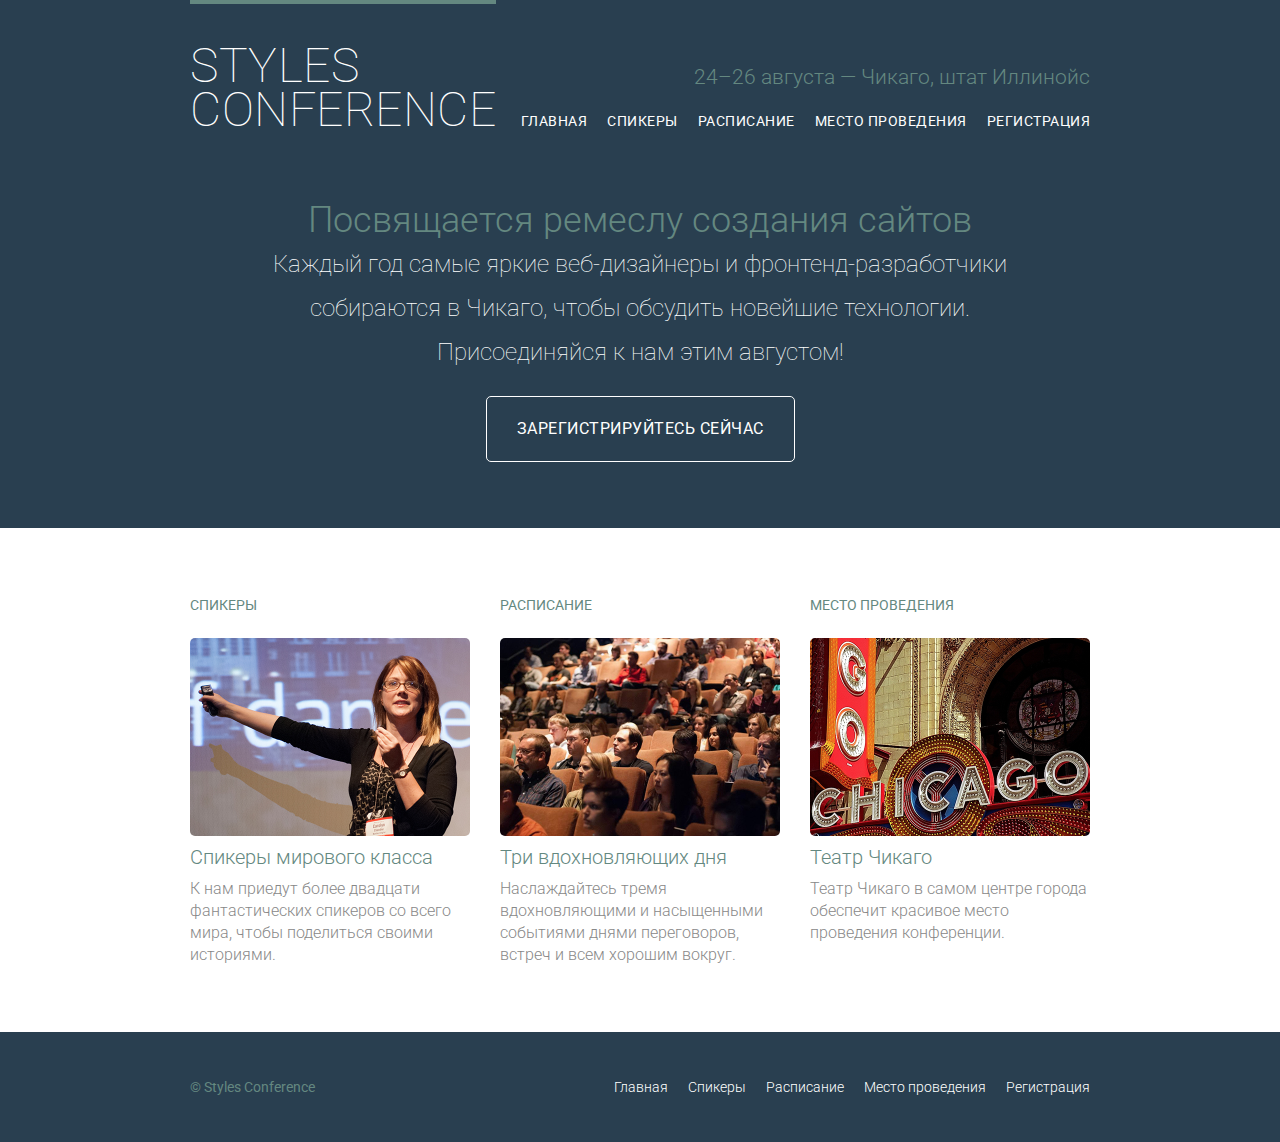
<file: index.html>
﻿<!DOCTYPE html>
<html lang="ru">
<head>
  <meta charset="utf-8">
  <title>Styles Conference</title>
  <link rel="stylesheet" href="assets/stylesheets/main.css">
  <link rel="stylesheet" href="https://fonts.googleapis.com/css?family=Roboto:400,300,100&subset=cyrillic,latin">
</head>
<body>

  <header class="container group primary-header">
    <h1 class="logo">
      <a href="index.html">Styles <br> Conference</a>
    </h1>
	
    <h3 class="tagline">24&ndash;26 августа &mdash; Чикаго, штат Иллинойс</h3>
    
	<nav class="nav primary-nav">
		<ul>
      <li><a href="index.html">Главная</a></li><!--
      --><li><a href="speakers.html">Спикеры</a></li><!--
      --><li><a href="schedule.html">Расписание</a></li><!--
      --><li><a href="venue.html">Место проведения</a></li><!--
      --><li><a href="register.html">Регистрация</a></li>
		</ul>
    </nav>
  </header>
  
  <section class="hero container">
    <h2>Посвящается ремеслу создания сайтов</h2>
    <p>Каждый год самые яркие веб-дизайнеры и фронтенд-разработчики собираются в Чикаго, 
       чтобы обсудить новейшие технологии. Присоединяйся к нам этим августом!</p>
	   
    <a class="btn btn-alt" href="register.html">Зарегистрируйтесь сейчас</a>
  </section>
  
    <section class="row">
	<div class="grid">

      <!-- Спикеры -->

      <section class="teaser col-1-3">
		<a href="speakers.html">
		<h5>Спикеры</h5>	
          <img src="assets/images/home/speakers.jpg" alt="Професииональные спикеры">
          <h3 class="h-test">Спикеры мирового класса</h3>
		</a>
        <p>К нам приедут более двадцати фантастических спикеров со всего мира, чтобы поделиться своими историями.</p>
      </section><!--

      Расписание

      --><section class="teaser col-1-3">
	  <a href="schedule.html">
		<h5>Расписание</h5>
          <img src="assets/images/home/schedule.jpg" alt="Schedule">
          <h3 class="h-test">Три вдохновляющих дня</h3>
	  </a>
        <p>Наслаждайтесь тремя вдохновляющими и насыщенными событиями днями переговоров, встреч и всем хорошим вокруг.</p>
      </section><!--

      Место проведения

      --><section class="teaser col-1-3">
	    <a href="venue.html">
		<h5>Место проведения</h5>
          <img src="assets/images/home/venue.jpg" alt="Venue">
          <h3 class="h-test">Театр Чикаго</h3>
		</a>
        <p>Театр Чикаго в самом центре города обеспечит красивое место проведения конференции.</p>
      </section>

    </div>
	</section>
  
  <footer class="primary-footer container group">
    <small>&copy; Styles Conference</small>
    <nav class="nav">
		<ul>
      <li><a href="index.html">Главная</a></li><!--
      --><li><a href="speakers.html">Спикеры</a></li><!--
      --><li><a href="schedule.html">Расписание</a></li><!--
      --><li><a href="venue.html">Место проведения</a></li><!--
      --><li><a href="register.html">Регистрация</a></li>
		</ul>
    </nav>
  </footer>
	 
</body>
</html>
</file>
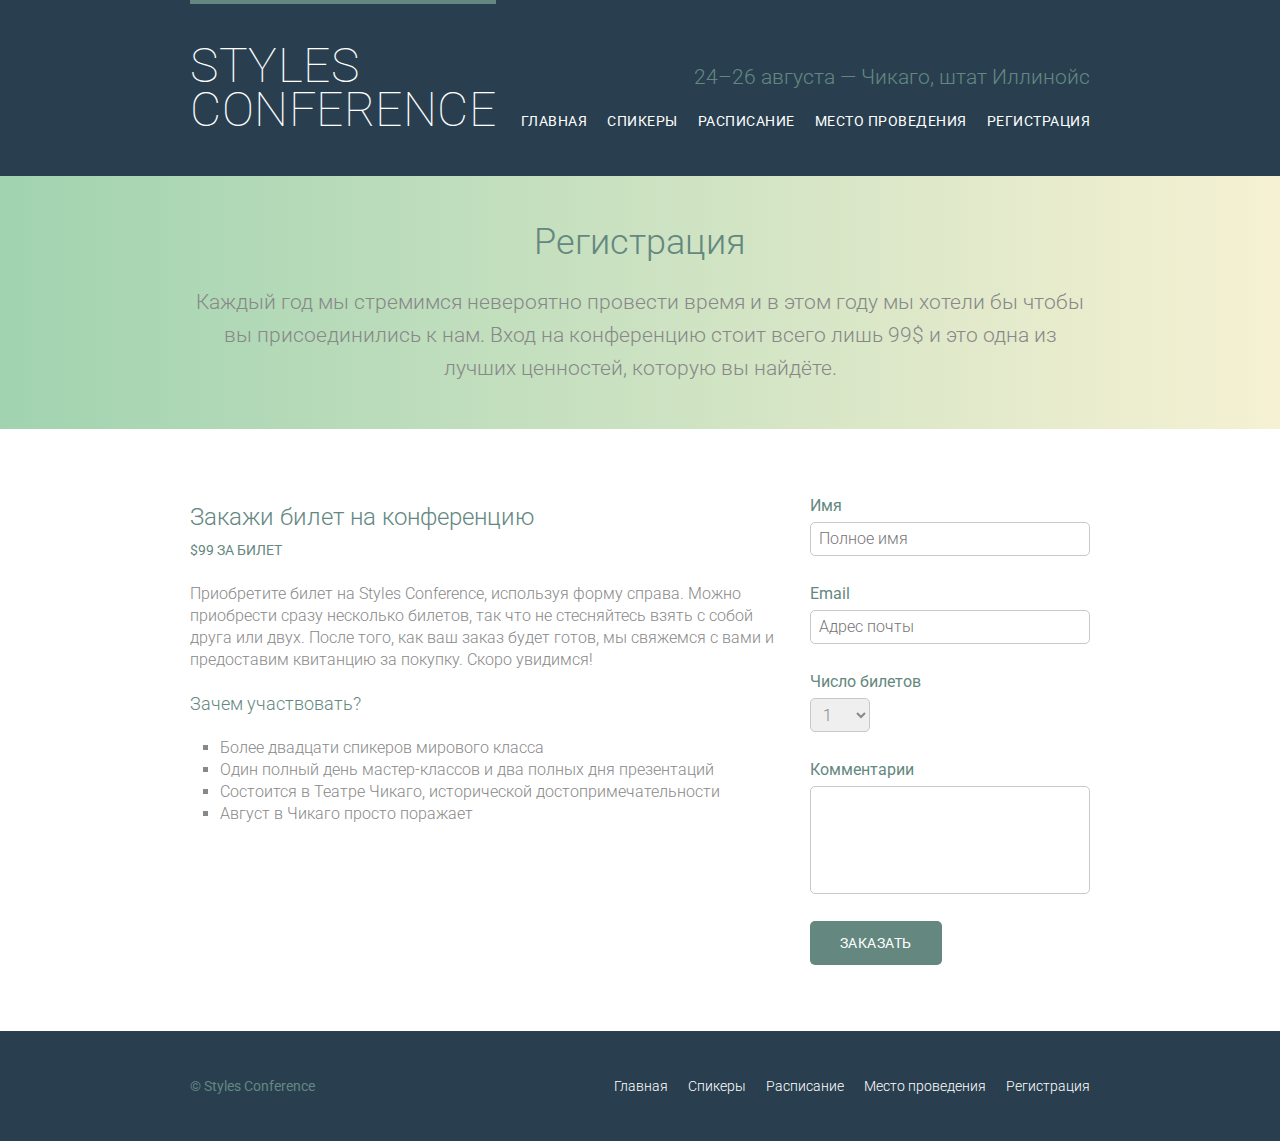
<file: register.html>
﻿<!DOCTYPE html>
<html lang="ru">
<head>
  <meta charset="utf-8">
  <title>Styles Conference</title>
  <link rel="stylesheet" href="assets/stylesheets/main.css">
  <link rel="stylesheet" href="https://fonts.googleapis.com/css?family=Roboto:400,300,100&subset=cyrillic,latin">
</head>
<body>

  <header class="primary-header container group">
    <h1 class="logo">
      <a href="index.html">Styles <br> Conference</a>
    </h1>
	
    <h3 class="tagline">24&ndash;26 августа &mdash; Чикаго, штат Иллинойс</h3>
	
	<nav class="nav primary-nav">
		<ul>
      <li><a href="index.html">Главная</a></li><!--
      --><li><a href="speakers.html">Спикеры</a></li><!--
      --><li><a href="schedule.html">Расписание</a></li><!--
      --><li><a href="venue.html">Место проведения</a></li><!--
      --><li><a href="register.html">Регистрация</a></li>
		</ul>
    </nav>
  </header>

  <section class="row-alt">
	<div class="lead container">
      <h1>Регистрация</h1>
	  <p>Каждый год мы стремимся невероятно провести время и в этом году мы 
	     хотели бы чтобы вы присоединились к нам. Вход на конференцию стоит 
		 всего лишь 99$ и это одна из лучших ценностей, которую вы найдёте.</p>
	</div>
	</section>
   <section class="row">
	<div class="grid">

    <section class="col-2-3">
        <h2>Закажи билет на конференцию</h2>
		<h5>$99 за билет</h5>

		<p>Приобретите билет на Styles Conference, используя форму справа. 
		Можно приобрести сразу несколько билетов, так что не стесняйтесь взять 
		с собой друга или двух. После того, как ваш заказ будет готов, мы 
		свяжемся с вами и предоставим квитанцию за покупку. Скоро увидимся!</p>
 
		<h4>Зачем участвовать?</h4>
 
		<ul class="why-attend">
			<li>Более двадцати спикеров мирового класса</li>
			<li>Один полный день мастер-классов и два полных дня презентаций</li>
			<li>Состоится в Театре Чикаго, исторической достопримечательности</li>
			<li>Август в Чикаго просто поражает</li>
		</ul>

    </section><!--

    --><form class="col-1-3" action="#" method="post">

  <fieldset class="register-group">
 
    <label>
      Имя
      <input type="text" name="name" placeholder="Полное имя" required>
    </label>

    <label>
      Email
      <input type="email" name="email" placeholder="Адрес почты" required>
    </label>

    <label>
      Число билетов
      <select name="quantity" required>
        <option value="1" selected>1</option>
        <option value="2">2</option>
        <option value="3">3</option>
        <option value="4">4</option>
        <option value="5">5</option>
      </select>
    </label>

    <label>
      Комментарии
      <textarea name="comments"></textarea>
    </label>

  </fieldset>
 
  <input class="btn btn-default" type="submit" name="submit" value="Заказать">
 
</form>

	</div>
  </section>
  <footer class="primary-footer container group">
    <small>&copy; Styles Conference</small>
    <nav class="nav">
		<ul>
      <li><a href="index.html">Главная</a></li><!--
      --><li><a href="speakers.html">Спикеры</a></li><!--
      --><li><a href="schedule.html">Расписание</a></li><!--
      --><li><a href="venue.html">Место проведения</a></li><!--
      --><li><a href="register.html">Регистрация</a></li>
		</ul>
    </nav>
  </footer>
	 
</body>
</html>
</file>
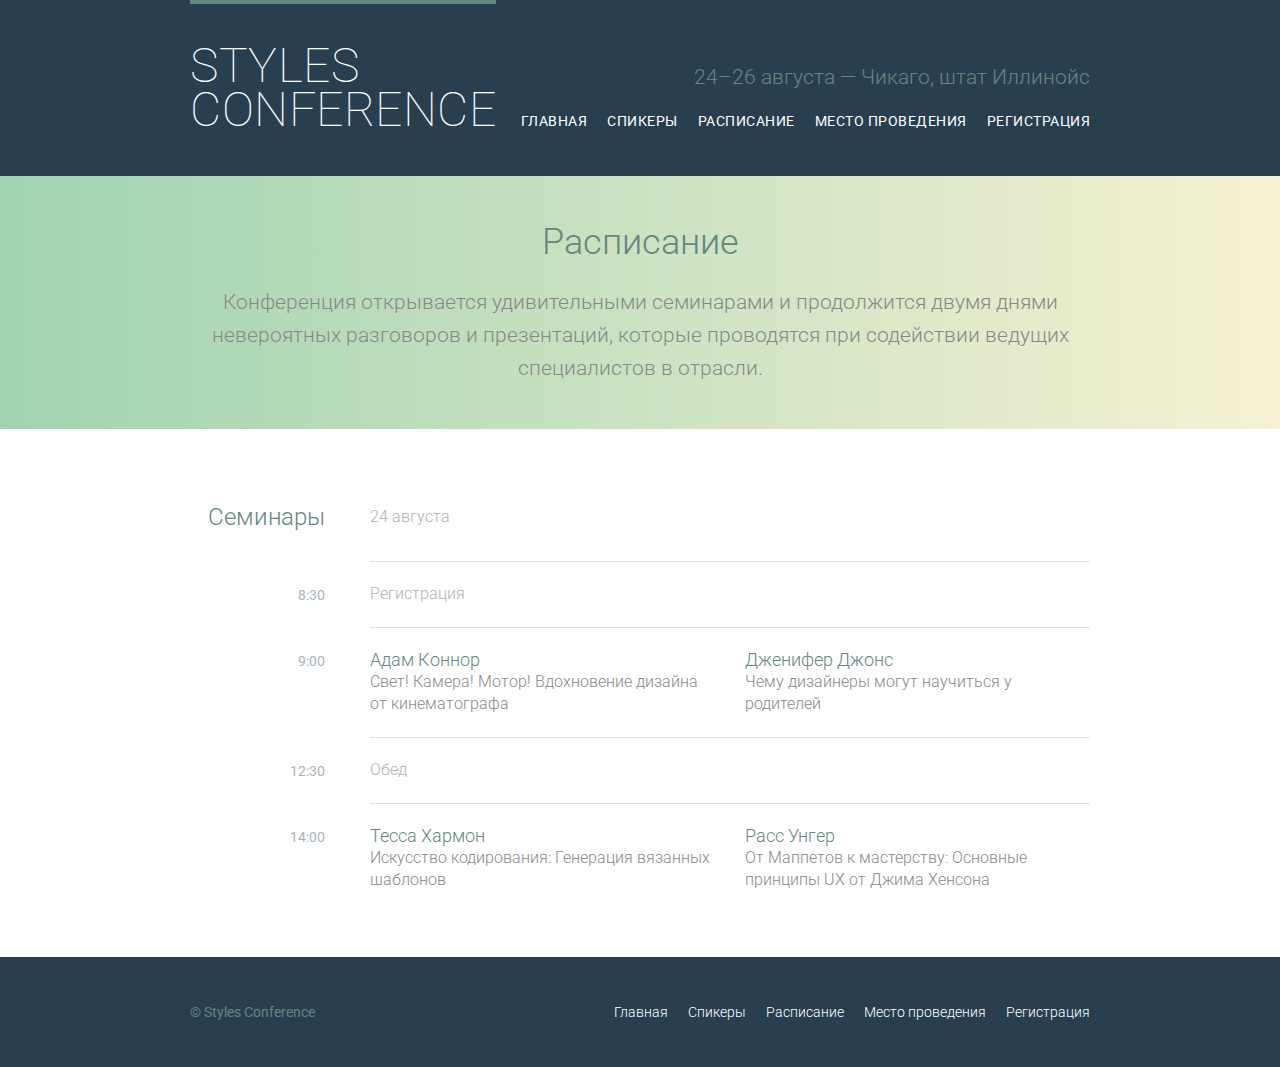
<file: schedule.html>
﻿<!DOCTYPE html>
<html lang="ru">
<head>
  <meta charset="utf-8">
  <title>Styles Conference</title>
  <link rel="stylesheet" href="assets/stylesheets/main.css">
  <link rel="stylesheet" href="https://fonts.googleapis.com/css?family=Roboto:400,300,100&subset=cyrillic,latin">
</head>
<body>

  <header class="primary-header container group">
    <h1 class="logo">
      <a href="index.html">Styles <br> Conference</a>
    </h1>
	
    <h3 class="tagline">24&ndash;26 августа &mdash; Чикаго, штат Иллинойс</h3>
	
	<nav class="nav primary-nav">
		<ul>
      <li><a href="index.html">Главная</a></li><!--
      --><li><a href="speakers.html">Спикеры</a></li><!--
      --><li><a href="schedule.html">Расписание</a></li><!--
      --><li><a href="venue.html">Место проведения</a></li><!--
      --><li><a href="register.html">Регистрация</a></li>
		</ul>
    </nav>
  </header>

  <section class="row-alt">
	<div class="lead container">
      <h1>Расписание</h1>
	  <p>Конференция открывается удивительными семинарами и продолжится двумя днями 
	     невероятных разговоров и презентаций, которые проводятся при содействии ведущих 
		 специалистов в отрасли.</p>
	</div>
  </section>
  <section class="row">
  <div class="container">
<table>
  <thead>
    <tr>
      <th scope="row">
        Семинары
      </th>
      <td class="schedule-offset" colspan="2">
        24 августа
      </td>
    </tr>
  </thead>
  <tbody>
    <tr>
      <th scope="row">
        <time datetime="08:30:00">8:30</time>
      </th>
      <td class="schedule-offset" colspan="2">
        Регистрация
      </td>
    </tr>
    <tr>
      <th scope="row">
        <time datetime="09:00:00">9:00</time>
      </th>
      <td>
        <a href="speakers.html#adam-connor">
          <h4>Адам Коннор</h4>
          Свет! Камера! Мотор! Вдохновение дизайна от кинематографа
        </a>
      </td>
      <td>
        <a href="speakers.html#jennifer-jones">
          <h4>Дженифер Джонс</h4>
          Чему дизайнеры могут научиться у родителей
        </a>
      </td>
    </tr>
    <tr>
      <th scope="row">
        <time datetime="12:30:00">12:30</time>
      </th>
      <td class="schedule-offset" colspan="2">
        Обед
      </td>
    </tr>
    <tr>
      <th scope="row">
        <time datetime="14:00:00">14:00</time>
      </th>
      <td>
        <a href="speakers.html#tessa-harmon">
          <h4>Тесса Хармон</h4>
          Искусство кодирования: Генерация вязанных шаблонов
        </a>
      </td>
      <td>
        <a href="speakers.html#russ-unger">
          <h4>Расс Унгер</h4>
          От Маппетов к мастерству: Основные принципы UX от Джима Хенсона
        </a>
      </td>
    </tr>
  </tbody>
</table>
  </div>
  </section>
  <footer class="primary-footer container group">
    <small>&copy; Styles Conference</small>
    <nav class="nav">
		<ul>
      <li><a href="index.html">Главная</a></li><!--
      --><li><a href="speakers.html">Спикеры</a></li><!--
      --><li><a href="schedule.html">Расписание</a></li><!--
      --><li><a href="venue.html">Место проведения</a></li><!--
      --><li><a href="register.html">Регистрация</a></li>
		</ul>
    </nav>
  </footer>
	 
</body>
</html>
</file>
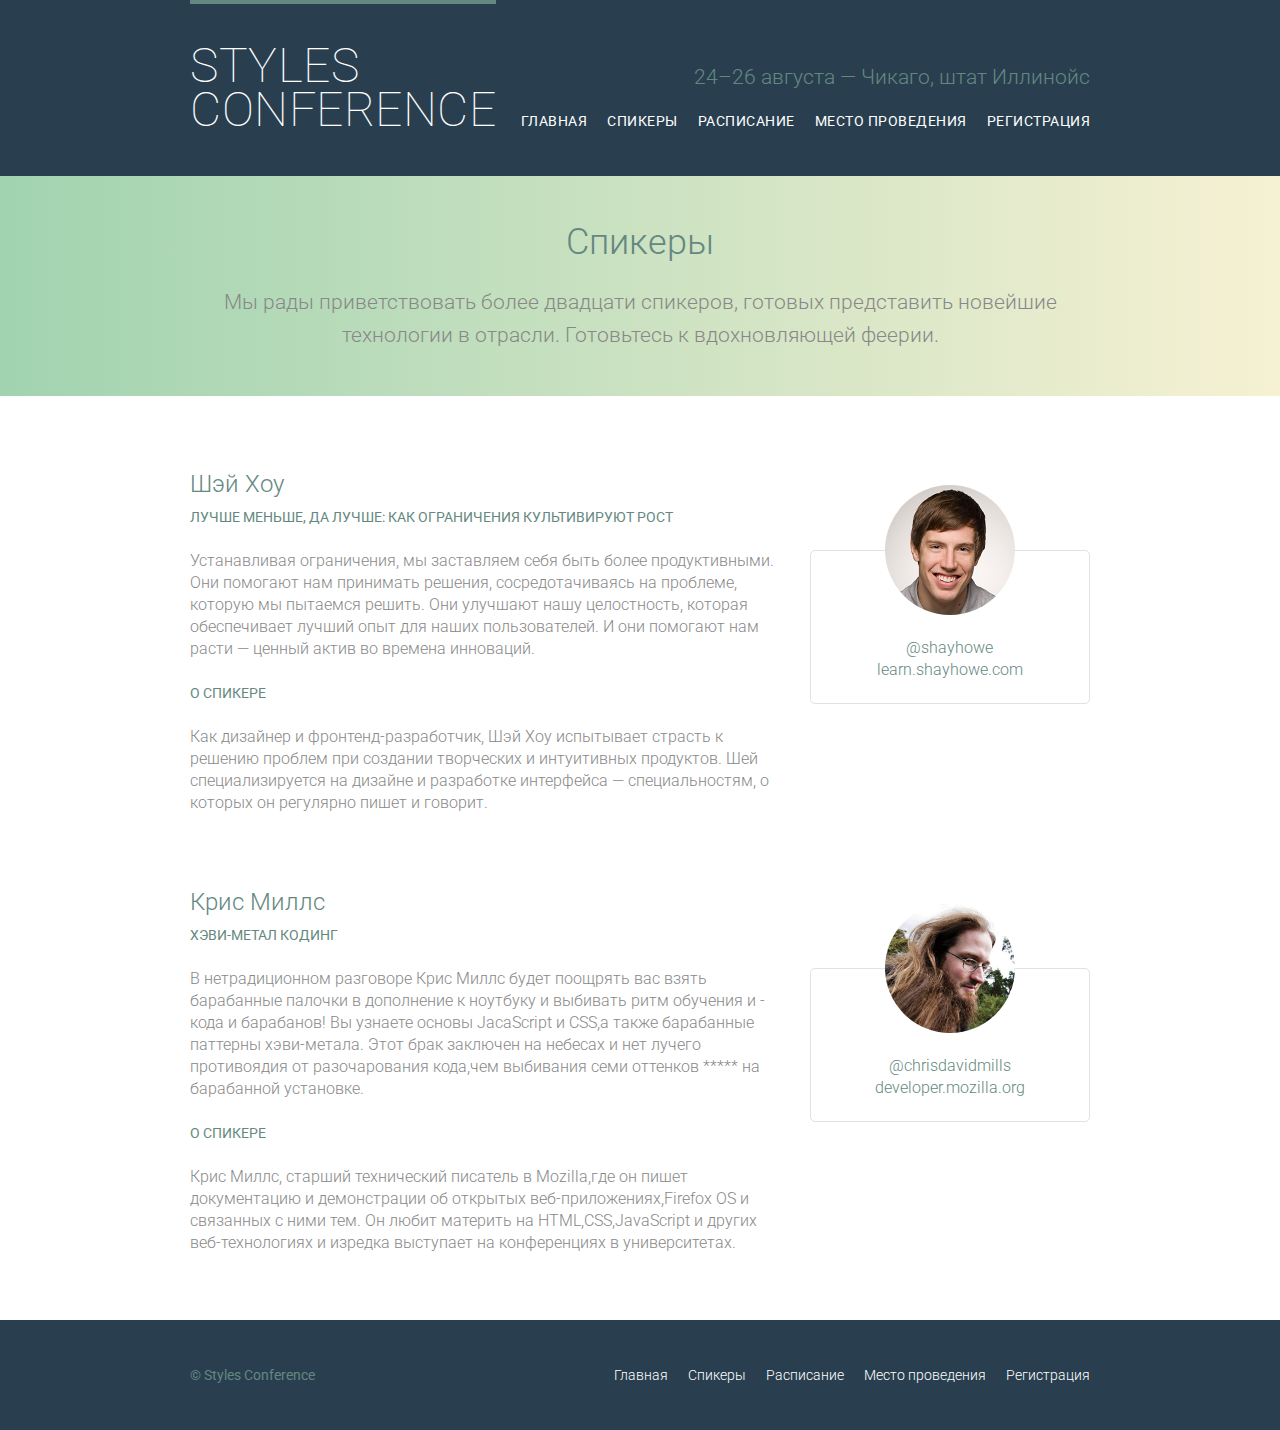
<file: speakers.html>
﻿<!DOCTYPE html>
<html lang="ru">
<head>
  <meta charset="utf-8">
  <title>Styles Conference</title>
  <link rel="stylesheet" href="assets/stylesheets/main.css">
  <link rel="stylesheet" href="https://fonts.googleapis.com/css?family=Roboto:400,300,100&subset=cyrillic,latin">
</head>
<body>

  <header class="primary-header container group">
    <h1 class="logo">
      <a href="index.html">Styles <br> Conference</a>
    </h1>
	
    <h3 class="tagline">24&ndash;26 августа &mdash; Чикаго, штат Иллинойс</h3>
	
	<nav class="nav primary-nav">
		<ul>
      <li><a href="index.html">Главная</a></li><!--
      --><li><a href="speakers.html">Спикеры</a></li><!--
      --><li><a href="schedule.html">Расписание</a></li><!--
      --><li><a href="venue.html">Место проведения</a></li><!--
      --><li><a href="register.html">Регистрация</a></li>
		</ul>
    </nav>
  </header>

  <section class="row-alt">
	<div class="lead container">
      <h1>Спикеры</h1>
	  <p>Мы рады приветствовать более двадцати спикеров, готовых представить 
         новейшие технологии в отрасли. Готовьтесь к вдохновляющей феерии.</p>
    </div>
  </section>
  <section class="row">
	<div class="grid">
	<section class="speaker" id="shay-howe">
		<div class="col-2-3">
			<h2>Шэй Хоу</h2>
			<h5>Лучше меньше, да лучше: как ограничения культивируют рост</h5>
  
			<p>Устанавливая ограничения, мы заставляем себя быть более продуктивными.
			Они помогают нам принимать решения, сосредотачиваясь на проблеме, которую
			мы пытаемся решить. Они улучшают нашу целостность, которая обеспечивает 
			лучший опыт для наших пользователей. И они помогают нам расти — ценный 
			актив во времена инноваций.</p>
  
			<h5>О спикере</h5>

			<p>Как дизайнер и фронтенд-разработчик, Шэй Хоу испытывает страсть к решению
			проблем при создании творческих и интуитивных продуктов. Шей специализируется
			на дизайне и разработке интерфейса — специальностям, о которых он регулярно
			пишет и говорит.</p>
		</div><!--

	 --><aside class="col-1-3">
			<div class="speaker-info">
			
			<img src="assets/images/speakers/shay-howe.jpg" alt="Шэй Хоу">
			
			<ul>
				<li><a href="https://twitter.com/shayhowe">@shayhowe</a></li>
				<li><a href="http://learn.shayhowe.com/">learn.shayhowe.com</a></li>
			</ul>
			</div>
		</aside>
	</section>
		<section id="chris-mills">
		<div class="col-2-3">
			<h2>Крис Миллс</h2>
			<h5>хэви-метал кодинг</h5>
  
			<p>В нетрадиционном разговоре Крис Миллс будет поощрять вас взять
			барабанные палочки в дополнение к ноутбуку и выбивать ритм обучения
			и - кода и барабанов! Вы узнаете основы JacaScript и CSS,а также
			барабанные паттерны хэви-метала. Этот брак заключен на небесах и
			нет лучего противоядия от разочарования кода,чем выбивания семи
			оттенков ***** на барабанной установке.</p>
  
			<h5>О спикере</h5>

			<p>Крис Миллс, старший технический писатель в Mozilla,где он пишет
			документацию и демонстрации об открытых веб-приложениях,Firefox OS
			и связанных с ними тем. Он любит материть на HTML,CSS,JavaScript
			и других веб-технологиях и изредка выступает на конференциях в университетах.</p>
		</div><!--

	 --><aside class="col-1-3">		
			<div class="speaker-info">
			
			<img src="assets/images/speakers/chris-mills.jpg" alt="Chris Mills">
			
			<ul>
				<li><a href="https://twitter.com/chrisdavidmills">@chrisdavidmills</a></li>
				<li><a href="https://developer.mozilla.org/ru/">developer.mozilla.org</a></li>
			</ul>
			</div>
		</aside>
	</section>
	</div>
  </section>	
  
  <footer class="primary-footer container group">
    <small>&copy; Styles Conference</small>
    <nav class="nav">
		<ul>
      <li><a href="index.html">Главная</a></li><!--
      --><li><a href="speakers.html">Спикеры</a></li><!--
      --><li><a href="schedule.html">Расписание</a></li><!--
      --><li><a href="venue.html">Место проведения</a></li><!--
      --><li><a href="register.html">Регистрация</a></li>
		</ul>
    </nav>
  </footer>
	 
</body>
</html>
</file>
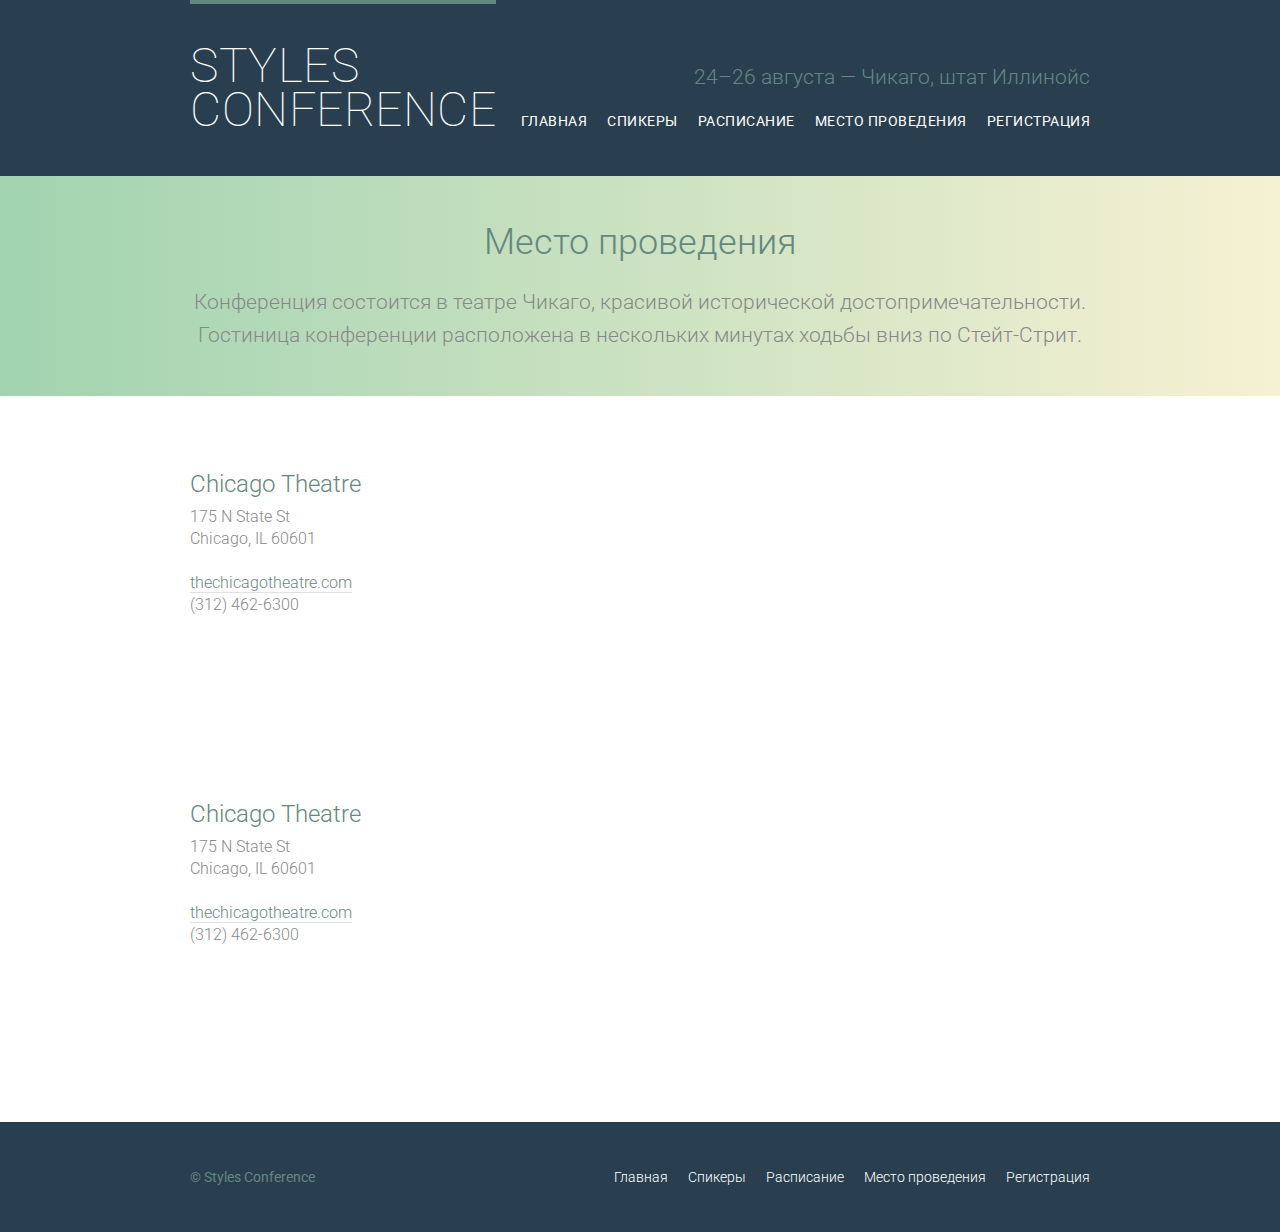
<file: venue.html>
﻿<!DOCTYPE html>
<html lang="ru">
<head>
  <meta charset="utf-8">
  <title>Styles Conference</title>
  <link rel="stylesheet" href="assets/stylesheets/main.css">
  <link rel="stylesheet" href="https://fonts.googleapis.com/css?family=Roboto:400,300,100&subset=cyrillic,latin">
</head>
<body>

  <header class="primary-header container group">
    <h1 class="logo">
      <a href="index.html">Styles <br> Conference</a>
    </h1>
	
    <h3 class="tagline">24&ndash;26 августа &mdash; Чикаго, штат Иллинойс</h3>
	
	<nav class="nav primary-nav">
		<ul>
      <li><a href="index.html">Главная</a></li><!--
      --><li><a href="speakers.html">Спикеры</a></li><!--
      --><li><a href="schedule.html">Расписание</a></li><!--
      --><li><a href="venue.html">Место проведения</a></li><!--
      --><li><a href="register.html">Регистрация</a></li>
		</ul>
    </nav>
  </header>

  <section class="row-alt">
	<div class="lead container">
      <h1>Место проведения</h1>
	  <p>Конференция состоится в театре Чикаго, красивой исторической достопримечательности. 
	     Гостиница конференции расположена в нескольких минутах ходьбы вниз по Стейт-Стрит.</p>
	</div>
  </section>
<section class="row">
  <div class="grid">

    <section class="venue-theatre">
  
      <div class="col-1-3">
	    <h2>Chicago Theatre</h2>
		<p>175 N State St <br> Chicago, IL 60601</p>
		<p><a href="http://www.thechicagotheatre.com/">thechicagotheatre.com</a> <br> (312) 462-6300</p>
	  </div><!--
      --><iframe class="venue-map col-2-3" src="https://www.google.com/maps/embed?pb=!1m5!3m3!1m2!1s0x880e2ca55810a493%3A0x4700ddf60fcbfad6!2schicago+theatre!5e0!3m2!1sen!2sus!4v1388701393606">
	  
	  </iframe>
  
    </section>
  
    <section class="venue-hotel">

      <div class="col-1-3">
	  	<h2>Chicago Theatre</h2>
		<p>175 N State St <br> Chicago, IL 60601</p>
		<p><a href="http://www.thechicagotheatre.com/">thechicagotheatre.com</a> <br> (312) 462-6300</p>
	  </div><!--
      --><iframe class="venue-map col-2-3" src="https://www.google.com/maps/embed?pb=!1m5!3m3!1m2!1s0x880e2ca55810a493%3A0x4700ddf60fcbfad6!2schicago+theatre!5e0!3m2!1sen!2sus!4v1388701393606">
	  </iframe>
  
    </section>
  </div>
</section>
  <footer class="primary-footer container group">
    <small>&copy; Styles Conference</small>
    <nav class="nav">
		<ul>
      <li><a href="index.html">Главная</a></li><!--
      --><li><a href="speakers.html">Спикеры</a></li><!--
      --><li><a href="schedule.html">Расписание</a></li><!--
      --><li><a href="venue.html">Место проведения</a></li><!--
      --><li><a href="register.html">Регистрация</a></li>
		</ul>
    </nav>
  </footer>
	 
</body>
</html>
</file>
<file: assets/stylesheets/main.css>
/* http://meyerweb.com/eric/tools/css/reset/
   v2.0 | 20110126
   License: none (public domain)
*/

html, body, div, span, applet, object, iframe,
h1, h2, h3, h4, h5, h6, p, blockquote, pre,
a, abbr, acronym, address, big, cite, code,
del, dfn, em, img, ins, kbd, q, s, samp,
small, strike, strong, sub, sup, tt, var,
b, u, i, center,
dl, dt, dd, ol, ul, li,
fieldset, form, label, legend,
table, caption, tbody, tfoot, thead, tr, th, td,
article, aside, canvas, details, embed,
figure, figcaption, footer, header, hgroup,
menu, nav, output, ruby, section, summary,
time, mark, audio, video {
  margin: 0;
  padding: 0;
  border: 0;
  font-size: 100%;
  font: inherit;
  vertical-align: baseline;
}
/* HTML5 display-role reset for older browsers */
article, aside, details, figcaption, figure,
footer, header, hgroup, menu, nav, section {
  display: block;
}
body {
  line-height: 1;
}
ol, ul {
  list-style: none;
}
blockquote, q {
  quotes: none;
}
blockquote:before, blockquote:after,
q:before, q:after {
  content: '';
  content: none;
}
table {
  border-collapse: collapse;
  border-spacing: 0;
}


/*
  ========================================
  Пользовательские стили
  ========================================
*/
body {
  background: #293f50;
  color: #888;
  font: 300 16px/22px "Roboto", "Open Sans", "Helvetica Neue", Helvetica, Arial, sans-serif;
}

/*
  ========================================
  Сетка
  ========================================
*/

*,
*:before,
*:after {
  -webkit-box-sizing: border-box;
     -moz-box-sizing: border-box;
          box-sizing: border-box;
}
.container,
.grid {
  margin: 0 auto;
  width: 960px;
}
.container {
  padding-left: 30px;
  padding-right: 30px;
}
.grid,
.col-1-3,
.col-2-3 {
  padding-left: 15px;
  padding-right: 15px;
}
.col-1-3,
.col-2-3  {
  display: inline-block;
  vertical-align: top;
}
.col-1-3 {
  width: 33.33%;
}
.col-2-3 {
  width: 66.66%;
}

/*
  ========================================
  Clearfix
  ========================================
*/

.group:before,
.group:after {
  content: "";
  display: table;
}
.group:after {
  clear: both;
}
.group {
  clear: both;
  *zoom: 1;
}
/*
  ========================================
  Полосы
  ========================================
*/
.row,
.row-alt{
  min-width: 960px;
}
.row {
  background: #fff;
  padding: 66px 0 44px 0;
}
.row-alt {
  background: #cbe2c1;
  background: -webkit-linear-gradient(to right, #a1d3b0, #f6f1d3);
  background: -moz-linear-gradient(to right, #a1d3b0, #f6f1d3);
  background: linear-gradient(to right, #a1d3b0, #f6f1d3);
  padding: 44px 0 22px 0;
}

/*
  ========================================
  Типографика
  ========================================
*/

h1, h2, h3, h4 {
  color: #648880;
}
h1, h3, h4, h5, p {
  margin-bottom: 22px;
}
h1 {
  font-size: 36px;
  line-height: 44px;
}
h2 {
  font-size: 24px;
  line-height: 44px;
}
h3 {
  font-size: 21px;
}
.h-test {
	color: #648880;
	text-decoration: none;
	margin-bottom: 0px;
	padding-bottom: 10px;
	margin-top:0px;
	padding-top: 0px;
	font-size: 20px;
}
h4 {
  font-size: 18px;
}

h5 {
  color: #648880;
  font-size: 14px;
  font-weight: 400;
  text-transform: uppercase;
}
h5:hover {
  color: #a9b2b9;
}
strong {
  font-weight: 400;
}
cite, em {
  font-style: italic;
}
/*
  ========================================
  Вступление
  ========================================
*/

.lead {
  text-align: center;
}
.lead p {
  font-size: 21px;
  line-height: 33px;
}
/*
  ========================================
  Ссылки
  ========================================
*/

a {
  color: #648880;
  text-decoration: none;
}
a:hover {
  color: #a9b2b9;
}
p a {
  border-bottom: 1px solid #dfe2e5;
}
.primary-header a,
.primary-footer a {
  color: #fff;
}
.primary-header a:hover,
.primary-footer a:hover {
  color: #648880;
}

/*
  ========================================
  Кнопки
  ========================================
*/

.btn {
  border-radius: 5px;
  color: #fff;
  cursor: pointer;
  display: inline-block;
  font-weight: 400;
  letter-spacing: .5px;
  margin: 0;
  text-transform: uppercase;
}
.btn-alt {
  border: 1px solid #fff;
  padding: 10px 30px;
}
.btn-alt:hover {
  background: #fff;
  color: #648880;
}
.btn-default {
  border: 0;
  background: #648880;
  padding: 11px 30px;
  font-size: 14px;
}
.btn-default:hover {
  background: #77a198;
}


/*
  ========================================
  Основной заголовок
  ========================================
*/

.logo {
  border-top: 4px solid #648880;
  float: left;
  font-size: 48px;
  font-weight: 100;
  letter-spacing: .5px;
  line-height: 44px;
  padding: 40px 0 22px 0;
  text-transform: uppercase;
}
.tagline {
  margin: 66px 0 22px 0;
  text-align: right;
}
.primary-nav {
  font-size: 14px;
  font-weight: 400;
  letter-spacing: .5px;
  text-transform: uppercase;
}

/*
  ========================================
  Основной подвал
  ========================================
*/

.primary-footer {
  color: #648880;
  font-size: 14px;
  padding-bottom: 44px;
  padding-top: 44px;
}
.primary-footer small {
  float: left;
  font-weight: 400;
}

/*
  ========================================
  Навигация
  ========================================
*/

.nav {
  text-align: right;
}
.nav li {
  display: inline-block;
  margin: 0 10px;
  vertical-align: top;
}
.nav li:last-child {
  margin-right: 0;
}
/*
  ========================================
  Главная страница
  ========================================
*/

.hero {
  color: #fff;
  line-height: 44px;
  padding: 22px 80px 66px 80px;
  text-align: center;
}
.hero h2 {
  font-size: 36px;
}
.hero p {
  font-size: 24px;
  font-weight: 100;
}
.teaser a:hover h3 {
  color: #a9b2b9;
}
.teaser a:hover h5 {
  color: #a9b2b9;
}
.teaser a {
	margin-bottom: 22px;
}
.teaser img {
  border-radius: 5px;
  display: block;
  margin-bottom: 10px;
  max-width: 100%
}
/*
  ========================================
  Спикеры
  ========================================
*/
  
.speaker-info {
  border: 1px solid #dfe2e5;
  border-radius: 5px;
  margin-top: 88px;
  padding-bottom: 22px;
  text-align: center;
}
.speaker-info img {
  border-radius: 50%;
  height: 130px;
  margin: -66px 0 22px 0;
  vertical-align: top;
}
.speaker {
  margin-bottom: 44px;
}
/*
  ========================================
  Место проведения
  ========================================
*/

.venue-theatre {
  margin-bottom: 66px;
}
.venue-hotel {
  margin-bottom: 22px;
}
.venue-map {
  height: 264px;
}
/*
  ========================================
  Регистрация
  ========================================
*/

.why-attend {
  list-style: square;
  margin: 0 0 22px 30px;
}
form {
  margin-bottom: 22px;
}
input,
select,
textarea {
  font: 300 16px/22px "Roboto", "Open Sans", "Helvetica Neue", Helvetica, Arial, sans-serif;
}
.register-group label {
  color: #648880;
  cursor: pointer;
  font-weight: 400;
}
.register-group input,
.register-group select,
.register-group textarea {
  border: 1px solid #c6c9cc;
  border-radius: 5px;
  color: #888;
  display: block;
  margin: 5px 0 27px 0;
  padding: 5px 8px;
}
.register-group input,
.register-group textarea {
  width: 100%;
}
.register-group select {
  height: 34px;
  width: 60px;
}
.register-group textarea {
  height: 108px;
  resize: none;
}
/*
  ========================================
  Расписание
  ========================================
*/
  
table {
  margin-bottom: 44px;
  width: 100%;
}
table:last-child {
  margin-bottom: 0;
}
th,
td {
  padding-bottom: 22px;
  vertical-align: top;
}
th {
  padding-right: 45px;
  text-align: right;
  width: 20%;
}
td {
  width: 40%;
}
thead {
  line-height: 44px;
}
thead th {
  color: #648880;
  font-size: 24px;
}
tbody th {
  color: #a9b2b9;
  font-size: 14px;
  font-weight: 400;
  padding-top: 22px;
  text-transform: uppercase;
}
tbody td {
  border-top: 1px solid #dfe2e5;
  padding-top: 21px;
}
tbody td:first-of-type {
  padding-right: 15px;
}
tbody td:last-of-type {
  padding-left: 15px;
}
tbody td:only-of-type {
  padding-left: 0;
  padding-right: 0;
}
table a {
  color: #888;
}
table h4 {
  margin-bottom: 0;
}
.schedule-offset {
  color: #a9b2b9;
}
</file>
